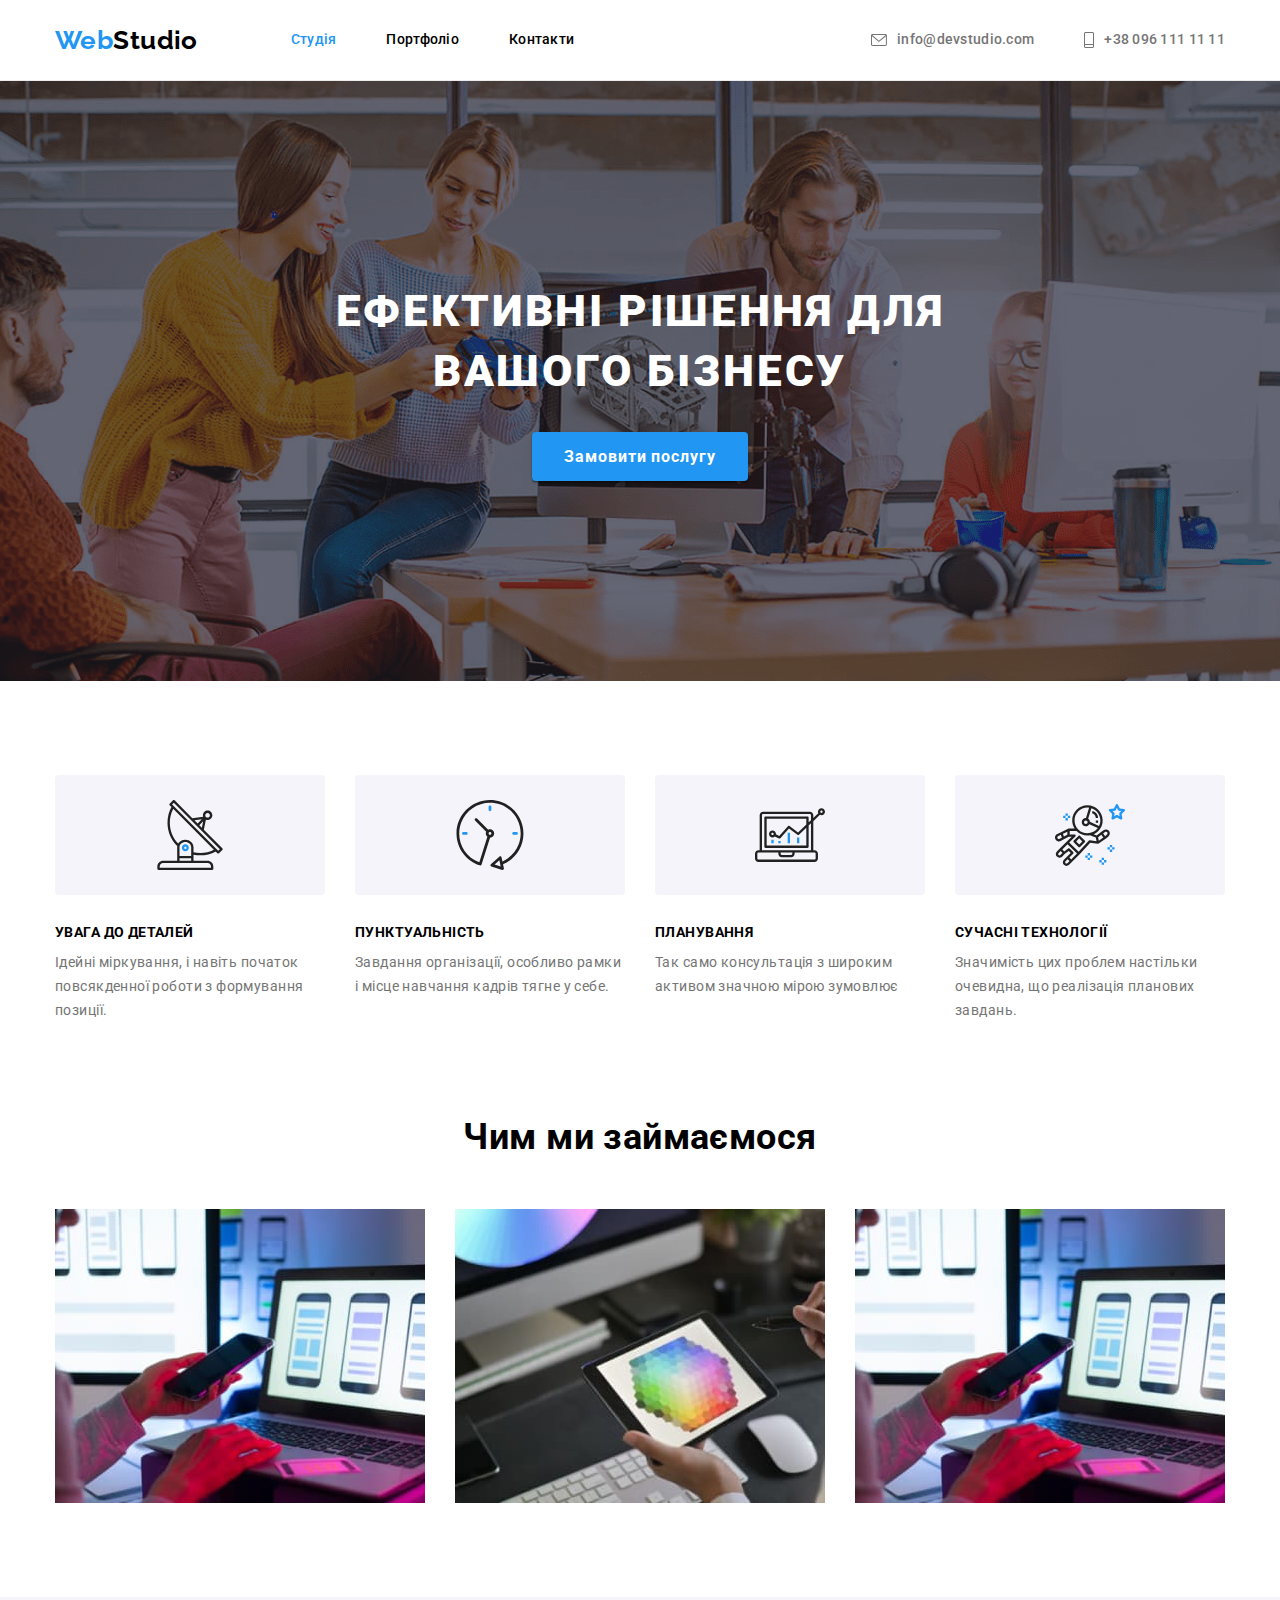
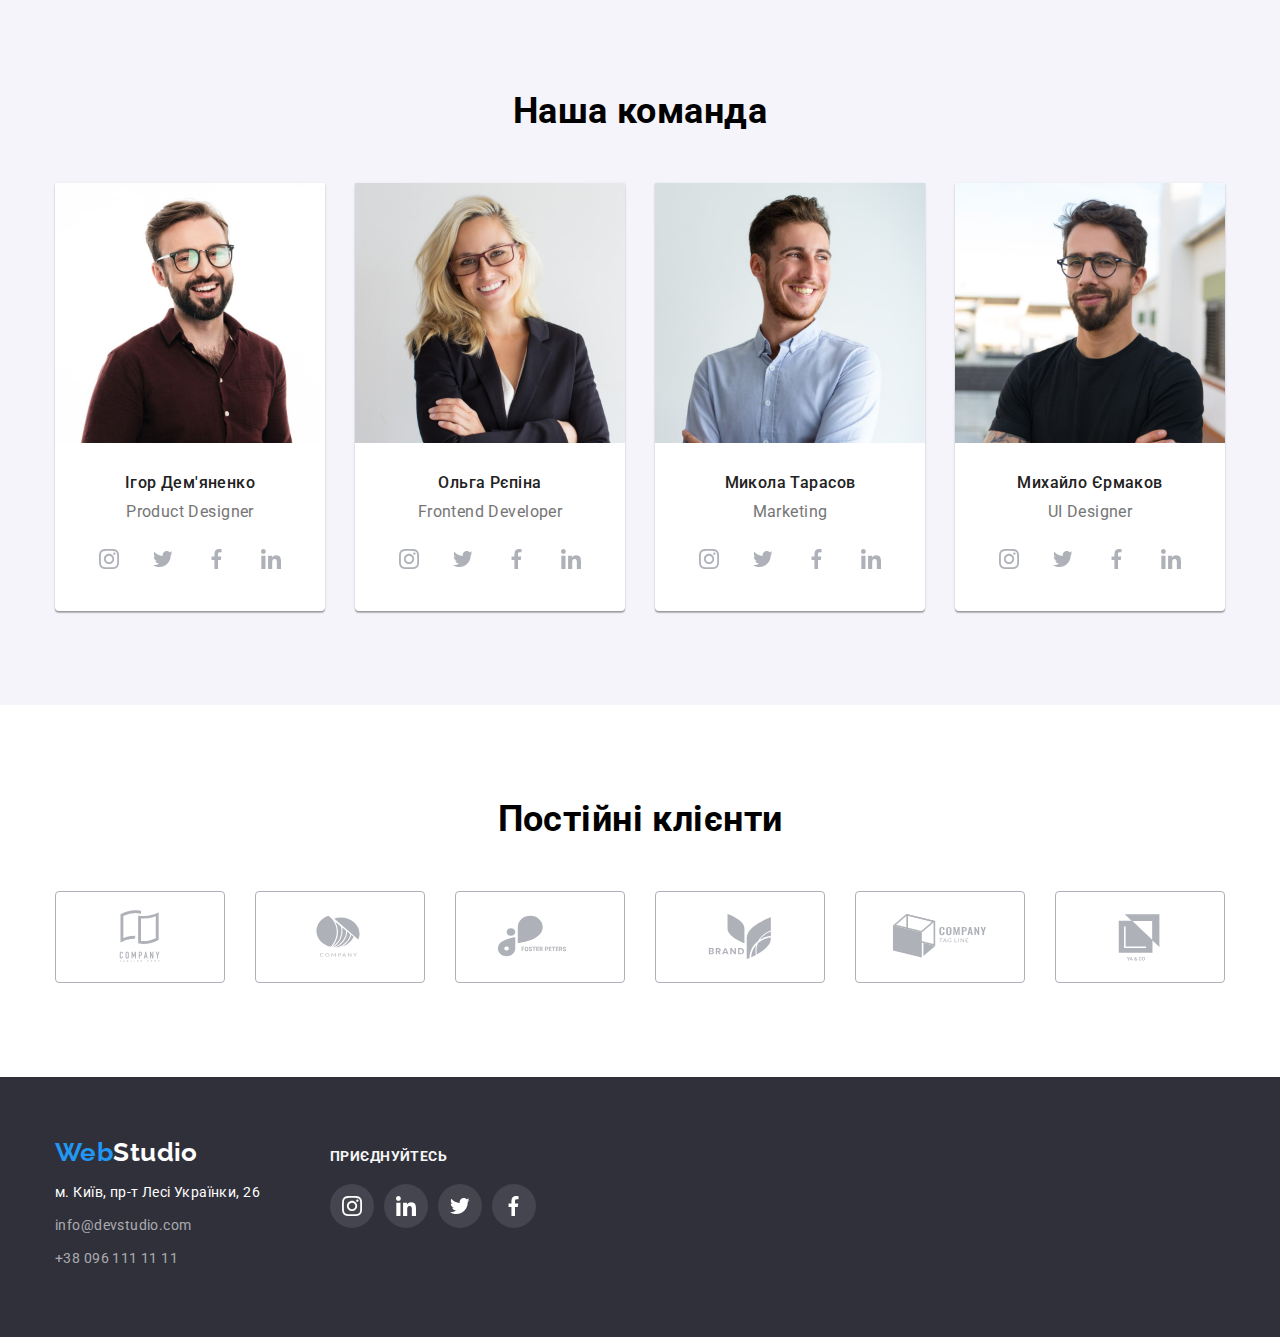
<file: index.html>
<!DOCTYPE html>
<html lang="uk">
<head>
  <meta charset="UTF-8">
  <meta http-equiv="X-UA-Compatible" content="IE=edge">
  <meta name="viewport" content="width=device-width, initial-scale=1.0">
  <!-- FONTS -->
  <link href="https://fonts.googleapis.com/css2?family=Raleway:wght@700&family=Roboto:wght@400;500;700;900&display=swap" rel="stylesheet">
  <!--MODERN-NORMALIZE  -->
  <link rel="stylesheet" href="https://cdn.jsdelivr.net/npm/modern-normalize@1.1.0/modern-normalize.min.css">
  
  <link rel="stylesheet" href="./css/style.css" />
  <title>WebStudio</title>
</head>
<body>

  <!-- HEDEAR -->
  <header class="header">
    <div class="container header-container">
      <nav class="nav">
      <a class="logo" href="./index.html"><span class="logo-decoration">Web</span>Studio</a>
        <ul class="list-nav list">
          <li class="item-list"><a class="link current" href="./index.html">Студія</a></li>
          <li class="item-list"><a class="link" href="./portfolio.html">Портфоліо</a></li>
          <li class="item-list"><a class="link" href="#">Контакти</a></li>
        </ul>
      </nav>

      <ul class="list-contact list">
        <li class="item-contact">
          <a class="link" href="mailto:info@devstudio.com">
            <svg class="contacts-icons-mailtu">
              <use href="./images/icons/contacts.svg#icon-envelope"></use>
            </svg>info@devstudio.com
          </a>
        </li>
        <li class="item-contact">
          <a class="link" href="tel:+380961111111">
            <svg class="contacts-icons-phone">
              <use href="./images/icons/contacts.svg#icon-phone"></use>
            </svg>+38 096 111 11 11
          </a>
        </li>
      </ul>
    </div>
  </header>
  <main>

    <!-- HERO -->
    <section class="hero section">
      <div class="container">
        <h1 class="hero-title">Ефективні рішення для вашого бізнесу</h1>
        <button class="btn-hero" type="button">Замовити послугу</button>
      </div>
    </section>

    <!-- ADVANTAGES -->
    <section class="advantages section">
      <h2 class="visually-hidden">Переваги</h2>
        <div class="container">
          <ul class="list-advantages list">
            <li class="item-advantages">
              <div class="blok-advantes">
                <svg class="icon-advantes">
                  <use  href="./images/icons/work.svg#icon-antenna"></use>
                </svg>
              </div>
              <h3 class=advantages-title>УВАГА ДО ДЕТАЛЕЙ</h3>
              <p class="advantages-text">Ідейні міркування, і навіть початок повсякденної роботи з формування позиції.</p>
            </li>

            <li class="item-advantages">
              <div class="blok-advantes">
                <svg class="icon-advantes">
                  <use  href="./images/icons/work.svg#icon-clock"></use>
                </svg>
              </div>
              <h3 class="advantages-title">ПУНКТУАЛЬНІСТЬ</h3>
              <p class="advantages-text">Завдання організації, особливо рамки і місце навчання кадрів тягне у себе.</p>
            </li>

            <li class="item-advantages">
              <div class="blok-advantes">
                <svg class="icon-advantes">
                  <use  href="./images/icons/work.svg#icon-diagram"></use>
                </svg>
              </div>
              <h3 class="advantages-title">ПЛАНУВАННЯ</h3>
              <p class="advantages-text">Так само консультація з широким активом значною мірою зумовлює</p>
            </li>

            <li class="item-advantages">
              <div class="blok-advantes">
                <svg class="icon-advantes">
                  <use  href="./images/icons/work.svg#icon-astronaut"></use>
                </svg>
              </div>
              <h3 class="advantages-title">СУЧАСНІ ТЕХНОЛОГІЇ</h3>
              <p class="advantages-text">Значимість цих проблем настільки очевидна, що реалізація планових завдань.</p>
            </li>
          </ul>
      </div>
    </section>

    <!-- WORK -->
    <section class="work section">
      <div class="container">
        <h2 class="section-title">Чим ми займаємося</h2>
          <ul class="list-work list">
            <li>
              <img src="./images/img-work-1.jpg" alt="зображення роботи над кодом" width="370" height="294">
            </li>

            <li>
              <img src="./images/img-work-2.jpg" alt="зображення роботи над мобільним додатком" width="370" height="294">
            </li>

            <li>
              <img src="./images/img-work-1.jpg" alt="зображення роботи над дизайном" width="370" height="294">
            </li>
          </ul>
      </div>
    </section>

    <!-- TEAM -->
    <section class="team section">
      <div class="container">
        <h2 class="section-title">Наша команда</h2>
          <ul class="list-team list">
            <li class="item-team">
              <img src="./images/img-product-designer.jpg" alt="Ігор Дем'яненко" width="270" height="260">
              <div class="card-team">
                <h3 class="team-subtitle">Ігор Дем'яненко</h3>
                <p class="team-text" lang="en">Product Designer</p>
              
                <ul class="social-list list">
                  <li class="social-list-item">
                    <a href="" class="social-list-link">
                      <svg lang="en" class="social-list-icon" aria-label="instagram icon">
                        <use href="./images/icons/social-networks.svg#icon-instagram"></use>
                      </svg>
                    </a>
                  </li>
                  <li class="social-list-item">
                    <a href="" class="social-list-link">
                      <svg lang="en" class="social-list-icon" aria-label="twitter icon">
                        <use href="./images/icons/social-networks.svg#icon-twitter"></use>
                      </svg>
                    </a>
                  </li>
                  <li class="social-list-item">
                    <a href="" class="social-list-link">
                      <svg lang="en" class="social-list-icon" aria-label="facebook icon">
                        <use href="./images/icons/social-networks.svg#icon-facebook"></use>
                      </svg>
                    </a>
                  </li>
                  <li class="social-list-item">
                    <a href="" class="social-list-link">
                      <svg lang="en" class="social-list-icon" aria-label="linkedin icon">
                        <use href="./images/icons/social-networks.svg#icon-linkedin"></use>
                      </svg>
                    </a>
                  </li>
                </ul>
              </div>
            </li>

            <li class="item-team">
              <img src="./images/img-frontend-developer.jpg" alt="Ольга Рєпіна" width="270" height="260">
              <div class="card-team">
                <h3 class="team-subtitle">Ольга Рєпіна</h3>
                <p class="team-text" lang="en">Frontend Developer</p>

                <ul class="social-list list">
                  <li class="social-list-item">
                    <a href="" class="social-list-link">
                      <svg lang="en" class="social-list-icon" aria-label="instagram icon">
                        <use href="./images/icons/social-networks.svg#icon-instagram"></use>
                      </svg>
                    </a>
                  </li>
                  <li class="social-list-item">
                    <a href="" class="social-list-link">
                      <svg lang="en" class="social-list-icon" aria-label="twitter icon">
                        <use href="./images/icons/social-networks.svg#icon-twitter"></use>
                      </svg>
                    </a>
                  </li>
                  <li class="social-list-item">
                    <a href="" class="social-list-link">
                      <svg lang="en" class="social-list-icon" aria-label="facebook icon">
                        <use href="./images/icons/social-networks.svg#icon-facebook"></use>
                      </svg>
                    </a>
                  </li>
                  <li class="social-list-item">
                    <a href="" class="social-list-link">
                      <svg lang="en" class="social-list-icon" aria-label="linkedin icon">
                        <use href="./images/icons/social-networks.svg#icon-linkedin"></use>
                      </svg>
                    </a>
                  </li>
                </ul>
              </div>
            </li>

            <li class="item-team">
              <img src="./images/img-marketing.jpg" alt="Микола Тарасов" width="270" height="260">
              <div class="card-team">
                <h3 class="team-subtitle">Микола Тарасов</h3>
                <p class="team-text" lang="en">Marketing</p>

                <ul class="social-list list">
                  <li class="social-list-item">
                    <a href="" class="social-list-link">
                      <svg lang="en" class="social-list-icon" aria-label="instagram icon">
                        <use href="./images/icons/social-networks.svg#icon-instagram"></use>
                      </svg>
                    </a>
                  </li>
                  <li class="social-list-item">
                    <a href="" class="social-list-link">
                      <svg lang="en" class="social-list-icon" aria-label="twitter icon">
                        <use href="./images/icons/social-networks.svg#icon-twitter"></use>
                      </svg>
                    </a>
                  </li>
                  <li class="social-list-item">
                    <a href="" class="social-list-link">
                      <svg lang="en" class="social-list-icon" aria-label="facebook icon">
                        <use href="./images/icons/social-networks.svg#icon-facebook"></use>
                      </svg>
                    </a>
                  </li>
                  <li class="social-list-item">
                    <a href="" class="social-list-link">
                      <svg lang="en" class="social-list-icon" aria-label="linkedin icon">
                        <use href="./images/icons/social-networks.svg#icon-linkedin"></use>
                      </svg>
                    </a>
                  </li>
                </ul>
              </div>
            </li>

            <li class="item-team">
              <img src="./images/img-ul-designer.jpg" alt="Михайло Єрмаков" width="270" height="260">
              <div class="card-team">
                <h3 class="team-subtitle">Михайло Єрмаков</h3>
                <p class="team-text" lang="en">UI Designer</p>

                <ul class="social-list list">
                  <li class="social-list-item">
                    <a href="" class="social-list-link">
                      <svg lang="en" class="social-list-icon" aria-label="instagram icon">
                        <use href="./images/icons/social-networks.svg#icon-instagram"></use>
                      </svg>
                    </a>
                  </li>
                  <li class="social-list-item">
                    <a href="" class="social-list-link">
                      <svg lang="en" class="social-list-icon" aria-label="twitter icon">
                        <use href="./images/icons/social-networks.svg#icon-twitter"></use>
                      </svg>
                    </a>
                  </li>
                  <li class="social-list-item">
                    <a href="" class="social-list-link">
                      <svg lang="en" class="social-list-icon" aria-label="facebook icon">
                        <use href="./images/icons/social-networks.svg#icon-facebook"></use>
                      </svg>
                    </a>
                  </li>
                  <li class="social-list-item">
                    <a href="" class="social-list-link linc">
                      <svg lang="en" class="social-list-icon" aria-label="linkedin icon">
                        <use href="./images/icons/social-networks.svg#icon-linkedin"></use>
                      </svg>
                    </a>
                  </li>
                </ul>
              </div>
            </li>
          </ul>
    </div>
    </section>

    <!-- CUSTOMERS -->
    <section class="sectin-customers section">
      <div class="container">
        <h1 class="customers-title title">Постійні клієнти</h1>
          <ul class="curstomers-list list">
            <li class="curstomers-item">
              <a href="" class="curstomers-link link">
                <svg class="curstomers-icon">
                  <use href="./images/icons/logo.svg#icon-Logo-1"></use>
                </svg>
              </a>
            </li>

            <li class="curstomers-item">
              <a href="" class="curstomers-link link">
                <svg class="curstomers-icon">
                  <use href="./images/icons/logo.svg#icon-Logo-2"></use>
                </svg>
              </a>
            </li>

            <li class="curstomers-item">
              <a href="" class="curstomers-link link">
                <svg class="curstomers-icon">
                  <use href="./images/icons/logo.svg#icon-Logo-3"></use>
                </svg>
              </a>
            </li>

            <li class="curstomers-item">
              <a href="" class="curstomers-link link">
                <svg class="curstomers-icon">
                  <use href="./images/icons/logo.svg#icon-Logo-4"></use>
                </svg>
              </a>
            </li>

            <li class="curstomers-item">
              <a href="" class="curstomers-link link">
                <svg class="curstomers-icon">
                  <use href="./images/icons/logo.svg#icon-Logo-5"></use>
                </svg>
              </a>
            </li>

            <li class="curstomers-item">
              <a href="" class="curstomers-link link">
                <svg class="curstomers-icon">
                  <use href="./images/icons/logo.svg#icon-Logo-6"></use>
                </svg>
              </a>
            </li>
          </ul>
      </div>
    </section>
  </main>

  <!-- FOOTER -->
  <footer class="footer">
      <div class="container footer-box">
          <div class="footer-contacts">
            <a class="logo" href="./index.html"><span class="logo-decoration">Web</span>Studio</a>
            <address class="footer-address">
              <ul class="footer-list list">
                <li class="item-footer"><a class="link-adres" href="">м. Київ, пр-т Лесі Українки, 26</a></li>
                <li class="item-footer"><a class="link" href="mailto:info@devstudio.com">info@devstudio.com</a></li>
                <li class="item-footer"><a class="link" href="tel:+380961111111">+38 096 111 11 11</a></li>
              </ul>
            </address>
          </div>

          <!-- FOOTER-SOCIAL -->
          <div class="footer-social">
          <h2 class="footer-social-title">приєднуйтесь</h2>

          <ul class="footer-social-list list">
            <li class="footer-social-item">
              <a href="" class="footer-social-link">
                <svg class="footer-social-icon">
                  <use class="use" href="./images/icons/social-networks.svg#icon-instagram"></use>
                </svg>
              </a>
            </li>

            <li class="footer-social-item">
              <a href="" class="footer-social-link">
                <svg class="footer-social-icon">
                  <use href="./images/icons/social-networks.svg#icon-linkedin"></use>
                </svg>
              </a>
            </li>

            <li class="footer-social-item">
              <a href="" class="footer-social-link">
                <svg class="footer-social-icon">
                  <use href="./images/icons/social-networks.svg#icon-twitter"></use>
                </svg>
              </a>
            </li>

            <li class="footer-social-item">
              <a href="" class="footer-social-link ">
                <svg class="footer-social-icon">
                  <use href="./images/icons/social-networks.svg#icon-facebook"></use>
                </svg>
              </a>
            </li>
          </ul>
        </div>
      </div>
    </div>
  </footer>
</body>
</html>
</file>
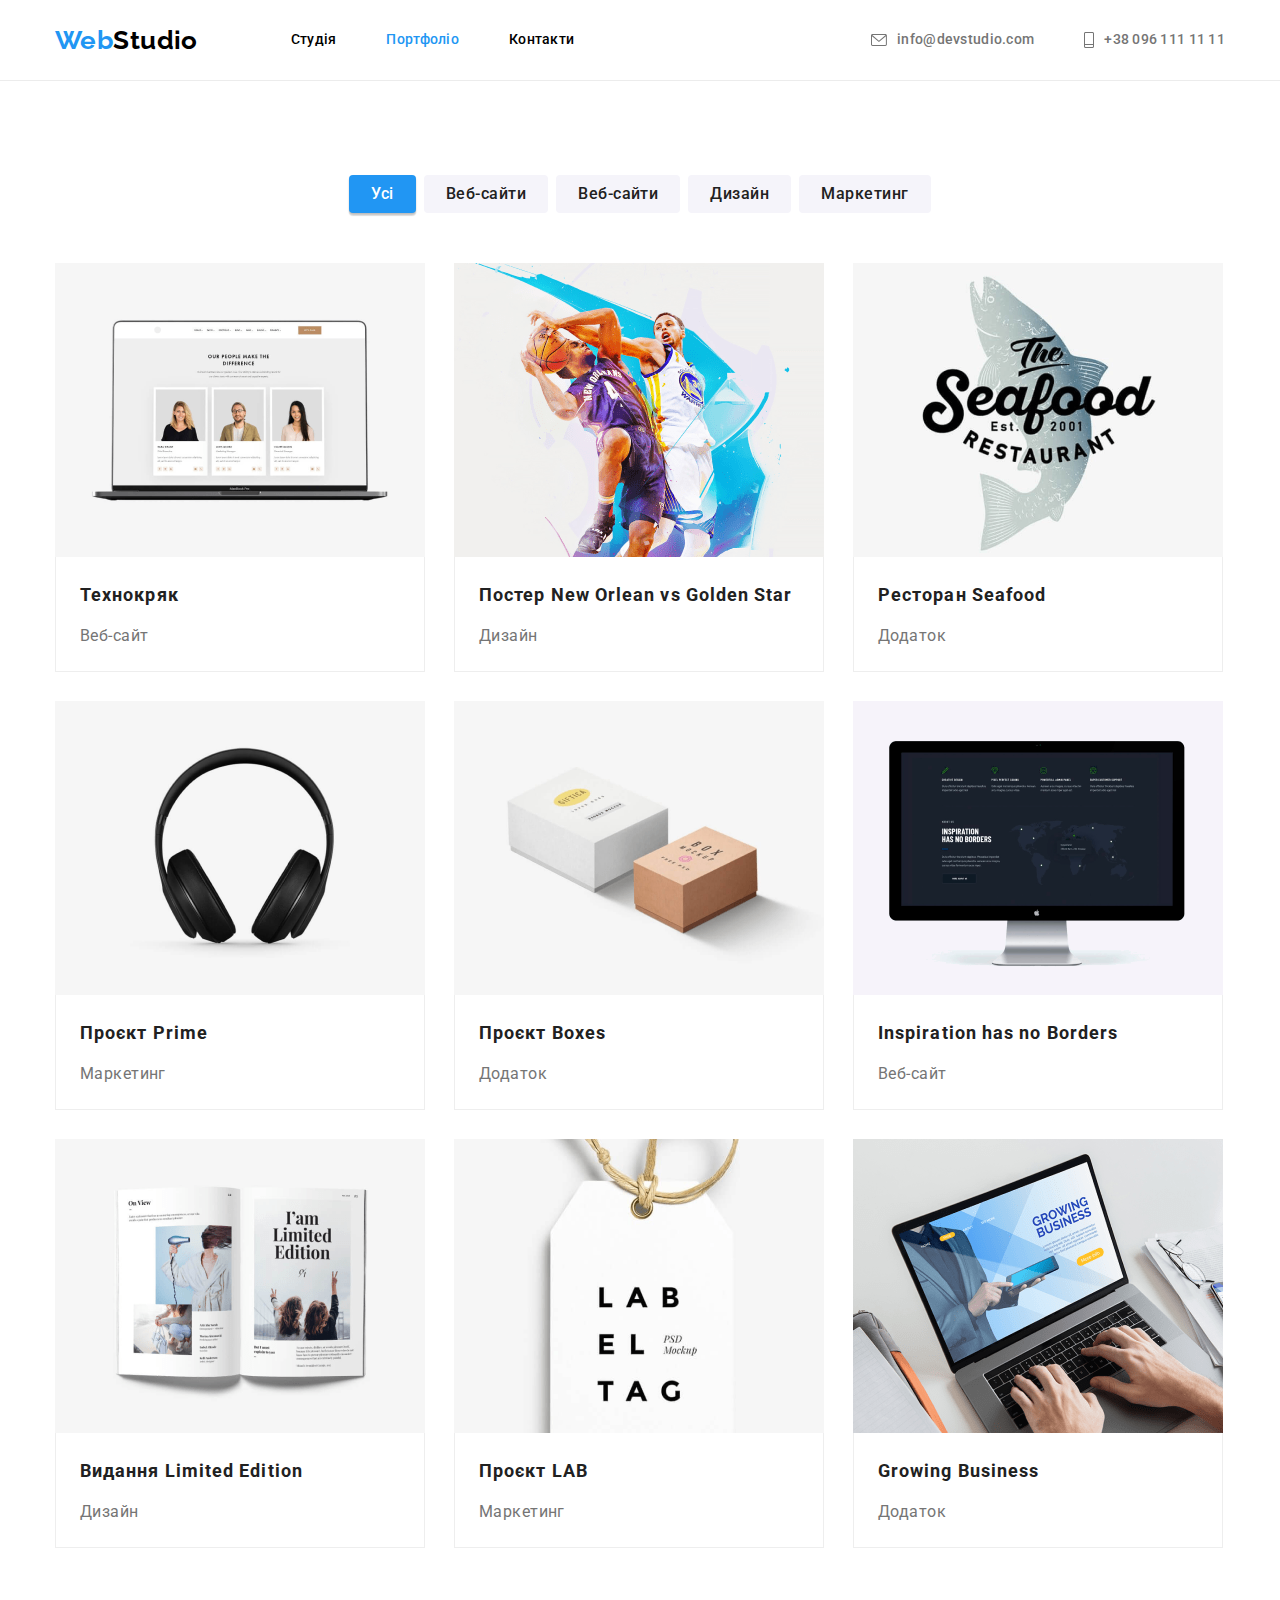
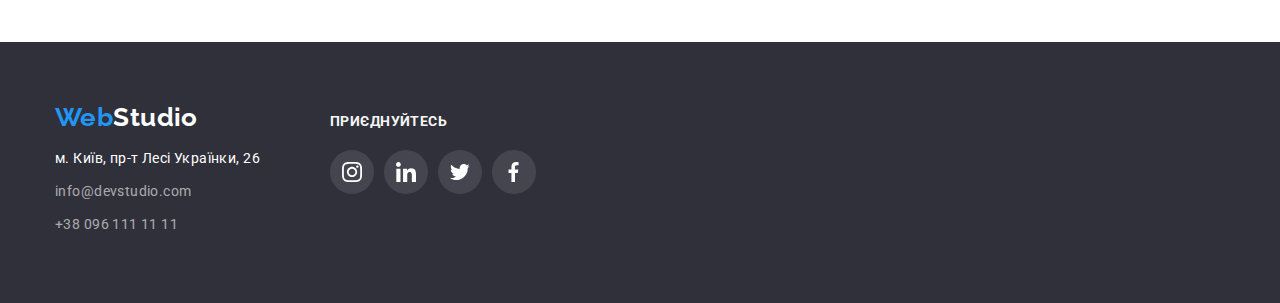
<file: portfolio.html>
<!DOCTYPE html>
<html lang="uk">
<head>
  <meta charset="UTF-8">
  <meta http-equiv="X-UA-Compatible" content="IE=edge">
  <meta name="viewport" content="width=device-width, initial-scale=1.0">
  <!-- FONTS -->
  <link href="https://fonts.googleapis.com/css2?family=Raleway:wght@700&family=Roboto:wght@400;500;700;900&display=swap" rel="stylesheet">
  <!--MODERN-NORMALIZE  -->
  <link rel="stylesheet" href="https://cdn.jsdelivr.net/npm/modern-normalize@1.1.0/modern-normalize.min.css">
  
  <link rel="stylesheet" href="./css/style.css" />
  <title>WebStudio</title>
</head>
<body>

   <!-- HEDEAR -->
   <header class="header">
    <div class="container header-container">
      <nav class="nav">
      <a class="logo" href="./index.html"><span class="logo-decoration">Web</span>Studio</a>
        <ul class="list-nav list">
          <li class="item-list"><a class="link" href="./index.html">Студія</a></li>
          <li class="item-list"><a class="link current" href="./portfolio.html">Портфоліо</a></li>
          <li class="item-list"><a class="link" href="#">Контакти</a></li>
        </ul>
      </nav>

      <ul class="list-contact list">
        <li class="item-contact">
          <a class="link" href="mailto:info@devstudio.com">
            <svg class="contacts-icons-mailtu">
              <use href="./images/icons/contacts.svg#icon-envelope"></use>
            </svg>info@devstudio.com
          </a>
        </li>
        <li class="item-contact">
          <a class="link" href="tel:+380961111111">
            <svg class="contacts-icons-phone">
              <use href="./images/icons/contacts.svg#icon-phone"></use>
            </svg>+38 096 111 11 11
          </a>
        </li>
      </ul>
    </div>
  </header>

  <!-- PORTFOLIO -->
  <main>
    <section class="portfolio sectio">
      <div class="container">
      <h1 class="visually-hidden ">Портфоліо</h1>
      <ul class="list-btn list">
        <li>
          <button class="btn-portfolio active" type="button">Усі</button>
        </li>
        <li>
          <button class="btn-portfolio" type="button">Веб-сайти</button>
        </li>
        <li>
          <button class="btn-portfolio" type="button">Веб-сайти</button>
        </li>
        <li>
          <button class="btn-portfolio" type="button">Дизайн</button>
        </li>
        <li>
          <button class="btn-portfolio" type="button">Маркетинг</button>
        </li>
      </ul>

      <!-- PORTFOLIO-IMG -->

      <ul class="list-portfolio list">
        <li>
          <a href="" class="portfolio-link link">
            <img src="./images/portfolio-images/portfolio-img.1-min.png" alt="Зображений ноутбук з відкритим сайтом" height="294" width="370">
            <div class="portfolio-card">
              <h2 class="title">Технокряк</h2>
              <p class="text">Веб-сайт</p>
            </div>
          </a>
        </li>

        <li>
          <a href="" class="portfolio-link link">
            <img src="./images/portfolio-images/portfolio-img.2-min.png" alt="Постер з двома баскедболістами" height="294" width="370">
            <div class="portfolio-card">
              <h2 class="title">Постер New Orlean vs Golden Star</h2>
              <p class="text">Дизайн</p>
            </div>
          </a>
        </li>

        <li>
          <a href="" class="portfolio-link link">
            <img src="./images/portfolio-images/portfolio-img.3-min.png" alt="Логотип ресторану" height="294" width="370">
            <div  class="portfolio-card">
              <h2 class="title">Ресторан Seafood</h2>
              <p class="text">Додаток</p>
            </div>
          </a>
        </li>

        <li>
          <a href="" class="portfolio-link link">
            <img src="./images/portfolio-images/portfolio-img.4-min.png" alt="Зображення чорних навушників" height="294" width="370">
            <div  class="portfolio-card">
              <h2 class="title">Проєкт Prime</h2>
              <p class="text">Маркетинг</p>
            </div>
          </a>
        </li>

        <li>
          <a href="" class="portfolio-link link">
            <img src="./images/portfolio-images/portfolio-img.5-min.png" alt="Зображення двох коробок" height="294" width="370">
            <div  class="portfolio-card">
              <h2 class="title">Проєкт Boxes</h2>
              <p class="text">Додаток</p>
            </div>
          </a>
        </li>

        <li>
          <a href="" class="portfolio-link link">
            <img src="./images/portfolio-images/portfolio-img.6-min.png" alt="Монітор комп'ютера" height="294" width="370">
            <div  class="portfolio-card">
              <h2 class="title">Inspiration has no Borders</h2>
              <p class="text">Веб-сайт</p>
            </div>
          </a>
        </li>

        <li>
          <a href="" class="portfolio-link link">
            <img src="./images/portfolio-images/portfolio-img.7-min.png" alt="Зображиний журнал" height="294" width="370">
            <div  class="portfolio-card">
              <h2 class="title">Видання Limited Edition</h2>
              <p class="text">Дизайн</p>
            </div>
          </a>
        </li>

        <li>
          <a href="" class="portfolio-link link">
            <img src="./images/portfolio-images/portfolio-img.8-min.png" alt="Зображеня лейбла" height="294" width="370">
            <div  class="portfolio-card">
              <h2 class="title">Проєкт LAB</h2>
              <p class="text">Маркетинг</p>
            </div>
          </a>
        </li>

        <li>
          <a href="" class="portfolio-link link">
            <img src="./images/portfolio-images/portfolio-img.9-min.png" alt="Зображиний ноутбук" height="294" width="370">
            <div  class="portfolio-card">
              <h2 class="title">Growing Business</h2>
              <p class="text">Додаток</p>
            </div>
          </a>
        </li>
      </ul>
    </div>
    </section>
  </main>
  <!-- FOOTER -->
  <footer class="footer">
    <div class="container footer-box">
        <div class="footer-left">
          <a class="logo" href="./index.html"><span class="logo-decoration">Web</span>Studio</a>
          <address class="footer-address">
            <ul class="footer-list list">
              <li class="item-footer"><a class="link-adres" href="">м. Київ, пр-т Лесі Українки, 26</a></li>
              <li class="item-footer"><a class="link" href="mailto:info@devstudio.com">info@devstudio.com</a></li>
              <li class="item-footer"><a class="link" href="tel:+380961111111">+38 096 111 11 11</a></li>
            </ul>
          </address>
        </div>

        <!-- FOOTER-SOCIAL -->
        <div class="footer-social">
        <h2 class="footer-social-title">приєднуйтесь</h2>

        <ul class="footer-social-list list">
          <li class="footer-social-item">
            <a href="" class="footer-social-link">
              <svg class="footer-social-icon">
                <use class="use" href="./images/icons/social-networks.svg#icon-instagram"></use>
              </svg>
            </a>
          </li>

          <li class="footer-social-item">
            <a href="" class="footer-social-link">
              <svg class="footer-social-icon">
                <use href="./images/icons/social-networks.svg#icon-linkedin"></use>
              </svg>
            </a>
          </li>

          <li class="footer-social-item">
            <a href="" class="footer-social-link">
              <svg class="footer-social-icon">
                <use href="./images/icons/social-networks.svg#icon-twitter"></use>
              </svg>
            </a>
          </li>

          <li class="footer-social-item">
            <a href="" class="footer-social-link ">
              <svg class="footer-social-icon">
                <use href="./images/icons/social-networks.svg#icon-facebook"></use>
              </svg>
            </a>
          </li>
        </ul>
      </div>
    </div>
  </div>
</footer>
</body>
</html>
</file>
<file: css/style.css>
/* Колір h2.h3 #212121*/
/* Колір тексту на темному фоні #FFFFFF */
/* Колір фона #FFFFFF */
/* Другорядний колір фона #2F303A*/
/* Другорядний колір тексту #757575*/
/* Колір тексту address rgba(255, 255, 255, 0.6); */
/* Колір акценту #2196F3*/



:root {
  --primary-font: "Roboto", sans-serif;
  --secondary-font: "Raleway", sans-serif;
  --primary-text-dark-color: #212121;
  --secondary-text-dark-color: #757575;
  --primary-text-light-color: #FFFFFF;
  --secondary-text-light-color: rgba(255, 255, 255, 0.6);
  --primary-background-color: #F5F5F5;
  --secondary-background-color: ##F5F4FA;
  --primary-dark-background-color:#2F303A;
  --accent-color: #2196F3;
}

img {
    display: block;
    max-width: 100%;
    height: auto;
}

.list {
  list-style: none;
}

.link{
  text-decoration: none;
}

h1,
h2,
h3,
h4,
p {
  margin-top: 0;
  margin-bottom: 0;
}

button {
  cursor: pointer;
}

ul,ol {
  margin-top: 0;
  margin-bottom: 0;
  padding-left: 0;
}

body {
  color: var(--primary-text-color);
  box-sizing: border-box;
  font-family: Roboto, sans-serif;
  letter-spacing: 0.03em;
  font-size: 14px;
  background-color: f5f5f5;
}

.container {
  width: 1200px;
  margin-left: auto;
  margin-right: auto;
  padding-left: 15px;
  padding-right: 15PX;
}

.section {
  padding-top: 94px;
  padding-bottom: 94px;
}

/* HEADER*/

.header {
  border-bottom: 1px solid #ECECEC;
}


.header-container {
  display: flex;
  justify-content: space-between;
}

.nav {
  display: flex;
  align-items: center;

}

/* LOGO */
.logo{
font-family: var(--secondary-font);
font-weight: 700;
font-size: 26px;
line-height: 1.19;
text-decoration: none;
margin-right: 93px;
display: block;

color: var(--primary-text-color);
}

.logo-decoration {
  font-size: 26px;
  line-height: 1.12;
  color: var(--accent-color);
}

/* LIST-NAV*/
.list-nav {
  display: flex;
  column-gap: 50px;
}

.list-nav .link {
  font-weight: 500;
  line-height: 1.14;
  letter-spacing: 0.02em;
  text-decoration: none;
  display: block;
  padding: 32px 0;

  color: var(--primary-text-color);
}

.list-nav .link:hover,
.list-nav .link:focus{
  color: var(--accent-color)
}

.list-nav .link.current {
  color:  var(--accent-color);
}

/* CONTACT-LIST  */
.list-contact {
  display: flex;
  align-items: center;
}

.item-contact {
  
  margin-right: 50px;
}

.item-contact:last-child{
  margin-right: 0;
}

.list-contact .link{
display: flex;
justify-content: center;
align-items: center;
font-weight: 500;
line-height: 1.14;
letter-spacing: 0.02em;
padding: 32px 0;

color: var(--secondary-text-dark-color)
}

.list-contact .link:hover,
.list-contact .link:focus {
  color: var(--accent-color);
}


/* CONTACTS-ICONS */

.contacts-icons-mailtu {
  height: 12px;
  width: 16px;
  margin-right: 10px;
  fill: currentColor;
    
}

.contacts-icons-phone {
  height: 16px;
  width: 10px;
  margin-right: 10px;
  fill: currentColor;
    
}

  

/* HERO */
.hero {
  padding-top: 200px;
  padding-bottom: 200px;
  max-width: 1600px;
  margin: 0 auto;

  background-image: linear-gradient(rgba(47, 48, 58, 0.4), rgba(47, 48, 58, 0.4)), url("../images/img-hero.png");
  background-size: cover;
  background-position: center;
  background-repeat: no-repeat;
  background-color: #2F303A;
}

.hero-title {
  font-family: var(--primary-font);
  font-weight: 900;
  font-size: 44px;
  line-height: 1.37;

  margin-left: auto;
  margin-right: auto;
  text-align: center;
  letter-spacing: 0.06em;
  text-transform: uppercase;
  display: block;
  width: 696px;

  color: var(--primary-text-light-color);
}

/* HERO BTN */

.btn-hero {
  font-family: inherit;
  font-weight: 700;
  font-size: 16px;
  line-height: 1.87;

  align-items: center;
  text-align: center;
  letter-spacing: 0.06em;
  cursor: pointer;

  padding: 10px 32px;
  border: none;
  display: block;
  
  box-shadow: 0px 1px 3px rgba(0, 0, 0, 0.12), 0px 1px 1px rgba(0, 0, 0, 0.14), 0px 2px 1px rgba(0, 0, 0, 0.2);
  border-radius: 4px;

  margin-right: auto;
  margin-left: auto;
  margin-top: 30px;

  color: var(--primary-text-light-color);
  background-color: var(--accent-color);
}

.btn-hero:hover,
.btn-hero:focus {
  background-color:#188CE8
}

.section-title {
  font-weight: 700;
  font-size: 36px;
  line-height: 1.16;
  text-align: center;

  margin-bottom: 50px;

  color: var(--primary-text-color);
}

/* ADVANTAGES */

.visually-hidden {
  position: absolute;
  white-space: nowrap;
  width: 1px;
  height: 1px;
  overflow: hidden;
  border: 0;
  padding: 0;
  clip: rect(0 0 0 0);
  clip-path: inset(50%);
  margin: -1px;
}

.list-advantages {
  display: flex;
  column-gap: 30px;
}

.item-advantages {
  flex-basis: calc((100% - 90px) / 4);
}

.blok-advantes {
  display: flex;
  height: 120px;
  justify-content: center;
  align-items: center;
  border-radius: 4px;

  background-color: #F5F4FA ;
}

.icon-advantes {
  width:70px;
  height:70px;
}

.advantages-title{
  font-size: 14px;
  font-weight: 700;
  line-height: 1.14;
  margin-top: 30px;
  text-transform: uppercase;
}

.advantages-text{
  line-height: 1.71;
  margin-top: 10px;

  color: var(--secondary-text-dark-color)
}

/* WORK */

.work {
  padding-top: 0;
}

.list-work {
  display: flex;
  column-gap: 30px ;
}

/* TEAM */

.team {
  padding-top: 94px;
  padding-bottom: 94px;
  background-color: #F5F4FA;
}

.list-team {
  display: flex;
  column-gap: 30px;
}

.item-team {
  box-shadow: 0px 1px 3px rgba(0, 0, 0, 0.12), 0px 1px 1px rgba(0, 0, 0, 0.14),
    0px 2px 1px rgba(0, 0, 0, 0.2);
  border-radius: 0px 0px 4px 4px;
  background-color: #ffffff;
}
  
.card-team {
  padding: 30px 0;
}

.team-subtitle {
  font-weight: 500;
  font-size: 16px;
  line-height: 1.19;
  text-align: center;

  color: var(--primary-text-dark-color)
}

.team-text {
  font-size: 16px;
  line-height: 1.19;
  text-align: center;
  margin-top: 10px;
  color: var(--secondary-text-dark-color)
}

/* SOCIAL-LINC */

.social-list {
  display: flex;
  justify-content: center;
  column-gap: 10px;
  margin-top: 16px;
}

.social-list-link {
  display: flex;
  align-items: center;
  justify-content: center;
  width: 44px;
  height: 44px;
  border-radius: 50%;

  background-color: #FFFFFF;
}

.social-list-link:hover,
.social-list-link:focus  {
  background-color:var(--accent-color) ;
}

.social-list-icon {
  height: 20px;
  width: 20px;
  fill:#AFB1B8;
}

.social-list-link:hover .social-list-icon,
.social-list-link:focus .social-list-icon {
  fill:#ffffff ;
} 


/* CUSTOMERS */

.customers-title {
  font-weight: 700;
  font-size: 36px;
  line-height: 1.16;
  text-align: center;

  margin-bottom: 50px;

  color: var(--primary-text-color);
}

.curstomers-list {
  display: flex;
  justify-content: center;
  gap: 30px;
}

.curstomers-item {
  width: 170px;
  height: 92px;
}


.curstomers-link {
  display: flex;
  justify-content: center;
  align-items: center;
  height: 100%;
  width: 100%;
  border-radius: 4px;
  border: 1px solid #AFB1B8;
  
}

.curstomers-link:hover,
.curstomers-link:focus {
  border: 1px solid var(--accent-color);
}


.curstomers-icon {
  fill: #afb1b8;
  height: 60px;
  width: 106px;
}


.curstomers-link:hover .curstomers-icon,
.curstomers-link:focus .curstomers-icon {

  fill: var(--accent-color);
  
}




/*==================================
 PORTFOLIO 
 ==================================*/
.portfolio {
  padding-top: 94px;
  padding-bottom: 94px;
}

.list-btn {
  display: flex;
  column-gap: 8px;
  justify-content: center;
}

.list-btn .btn-portfolio {

  font-family:inherit;
  font-style: normal;
  font-weight: 500;
  font-size: 16px;
  line-height: 1.62;
  cursor: pointer;

  text-align: center;
  letter-spacing: 0.03em;
  padding: 6px 22px;

  background: #F5F4FA;
  border-radius: 4px;
  border: none;

  color: var(--primary-text-dark-color)
}

.list-btn .btn-portfolio:hover,
.list-btn .btn-portfolio:focus {
  background-color:  var(--accent-color);
  color: var(--primary-text-light-color);
  box-shadow: 0px 3px 1px rgba(0, 0, 0, 0.1), 0px 1px 2px rgba(0, 0, 0, 0.08), 0px 2px 2px rgba(0, 0, 0, 0.12);
  border-radius: 4px;
}

.list-btn .active {
  background-color:  var(--accent-color);
  color: var(--primary-text-light-color);
  box-shadow: 0px 3px 1px rgba(0, 0, 0, 0.1), 0px 1px 2px rgba(0, 0, 0, 0.08), 0px 2px 2px rgba(0, 0, 0, 0.12);
  border-radius: 4px;
}

 /* PORTFOLIO IMG */

.list-portfolio {
  display: flex;
  flex-wrap: wrap;
  gap: 29px;
  margin-top: 50px;
}

.portfolio-link {
  display: inline-block;
  background-color: var(--primary-background-color);
}

.portfolio-link:hover,
.portfolio-link:focus {
  background: #FFFFFF;
  box-shadow: 0px 1px 1px rgba(0, 0, 0, 0.12), 0px 4px 4px rgba(0, 0, 0, 0.06), 1px 4px 6px rgba(0, 0, 0, 0.16);
}

.portfolio-card {
  padding: 20px  24px;
  background: #FFFFFF;
  border: 1px solid #EEEEEE;
  border-top: none;

}

.list-portfolio .title {
  font-weight: 700;
  font-size: 18px;
  line-height: 2;

  letter-spacing: 0.06em;

  color:var(--primary-text-dark-color);
}

.list-portfolio .text {

  font-style: normal;
  font-weight: 400;
  font-size: 16px;
  line-height: 30px;
  margin-top: 8px;

  color: var(--secondary-text-dark-color);
}
 
/* FOOTER*/

.footer {
  padding-top: 60px;
  padding-bottom: 66px;
  background-color: var(--primary-dark-background-color);
}

.footer-box {
  display: flex;
  align-items: baseline ;
}


.footer .logo {
  font-family: var(--secondary-font);
  font-weight: 700;
  font-size: 26px;
  line-height: 1.19;
  text-decoration: none;
  color: var(--primary-text-light-color);
  margin-right: 0;
  
}

.footer .logo-decoration {
  font-size: 26px;
  line-height: 1.19;
  color: var(--accent-color);
}

.footer-address {
  font-style: normal;
  margin-top: 14px;
}

.item-footer {
  margin-top: 9px;
}

.item-footer:first-child {
  margin-top: 0;
}

.footer .link-adres {
  display: block;
  line-height: 1.71;
  text-decoration: none;

  color: var(--primary-text-light-color)
  }

.footer .link {
  display: block;
  line-height: 1.71;
  text-decoration: none;

  color: var(--secondary-text-light-color)
}

.footer .link:hover,
.footer .link:focus {
  color:var(--accent-color);
}


/* FOOTER-SOCIAL */

.footer-social {
  margin-left: 70px;
}

.footer-social-title {
  margin-bottom: 20px;
  text-transform: uppercase;

  font-size: 14px;
  font-weight: 700;
  line-height: 1.14;
  color: var(--primary-text-light-color);
}

.footer-social-list {
  display: flex;
  justify-content: center;
  column-gap: 10px;
  
}

.footer-social-title {
  display: flex;
  color: #F5F5F5;
}

.footer-social-list {
  display: flex;
  justify-content: center;
  column-gap: 10px ;
}


.footer-social-item {
  display: flex;
  align-items: center;
  justify-content: center;
  
  width: 44px;
  height: 44px;
  border-radius: 50%;

  background-color: rgba(255, 255, 255, 0.1);;
}

.footer-social-link {
  display: flex;
  justify-content: center;
  align-items: center;
  width: 100%;
  height: 100%;
}

.footer-social-item:hover,
.footer-social-item:focus  {
  background-color:var(--accent-color) ;
}

.footer-social-icon {
  height: 20px;
  width: 20px;
  fill:#ffffff;
}
</file>
